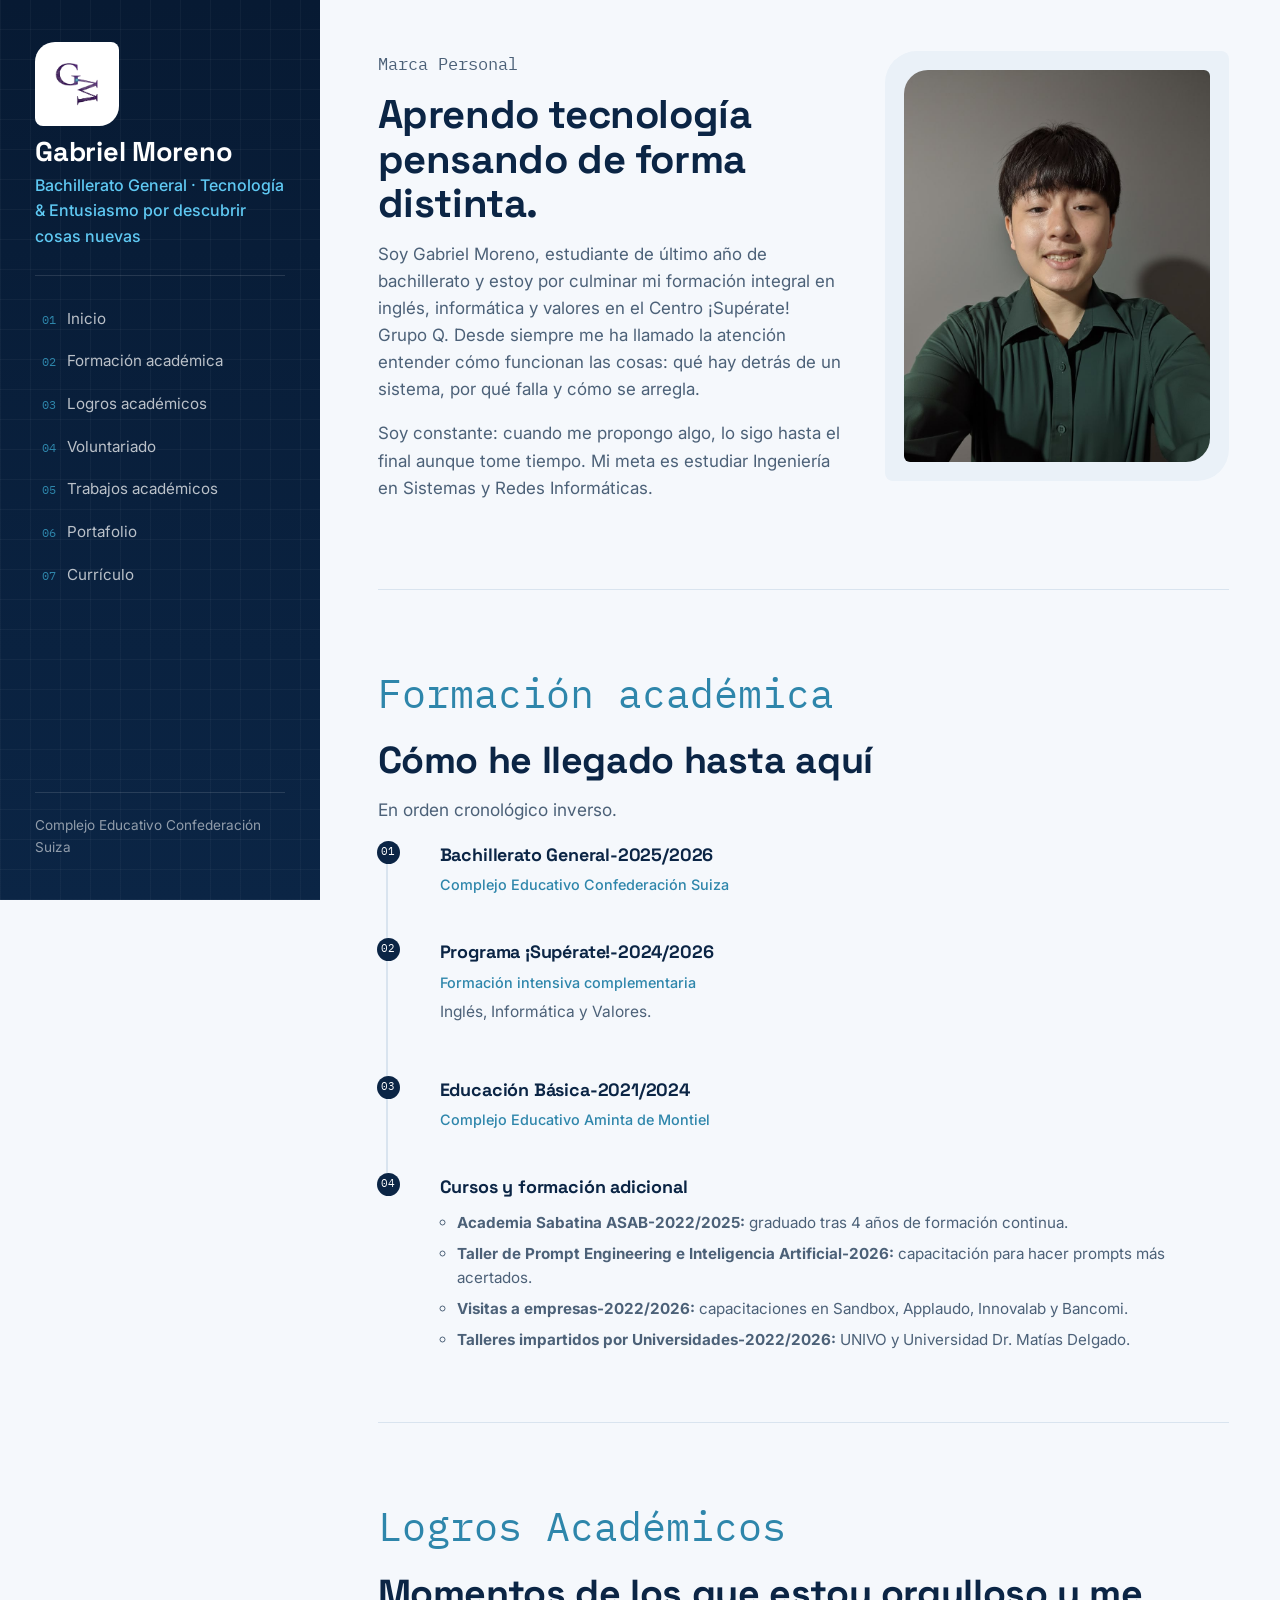
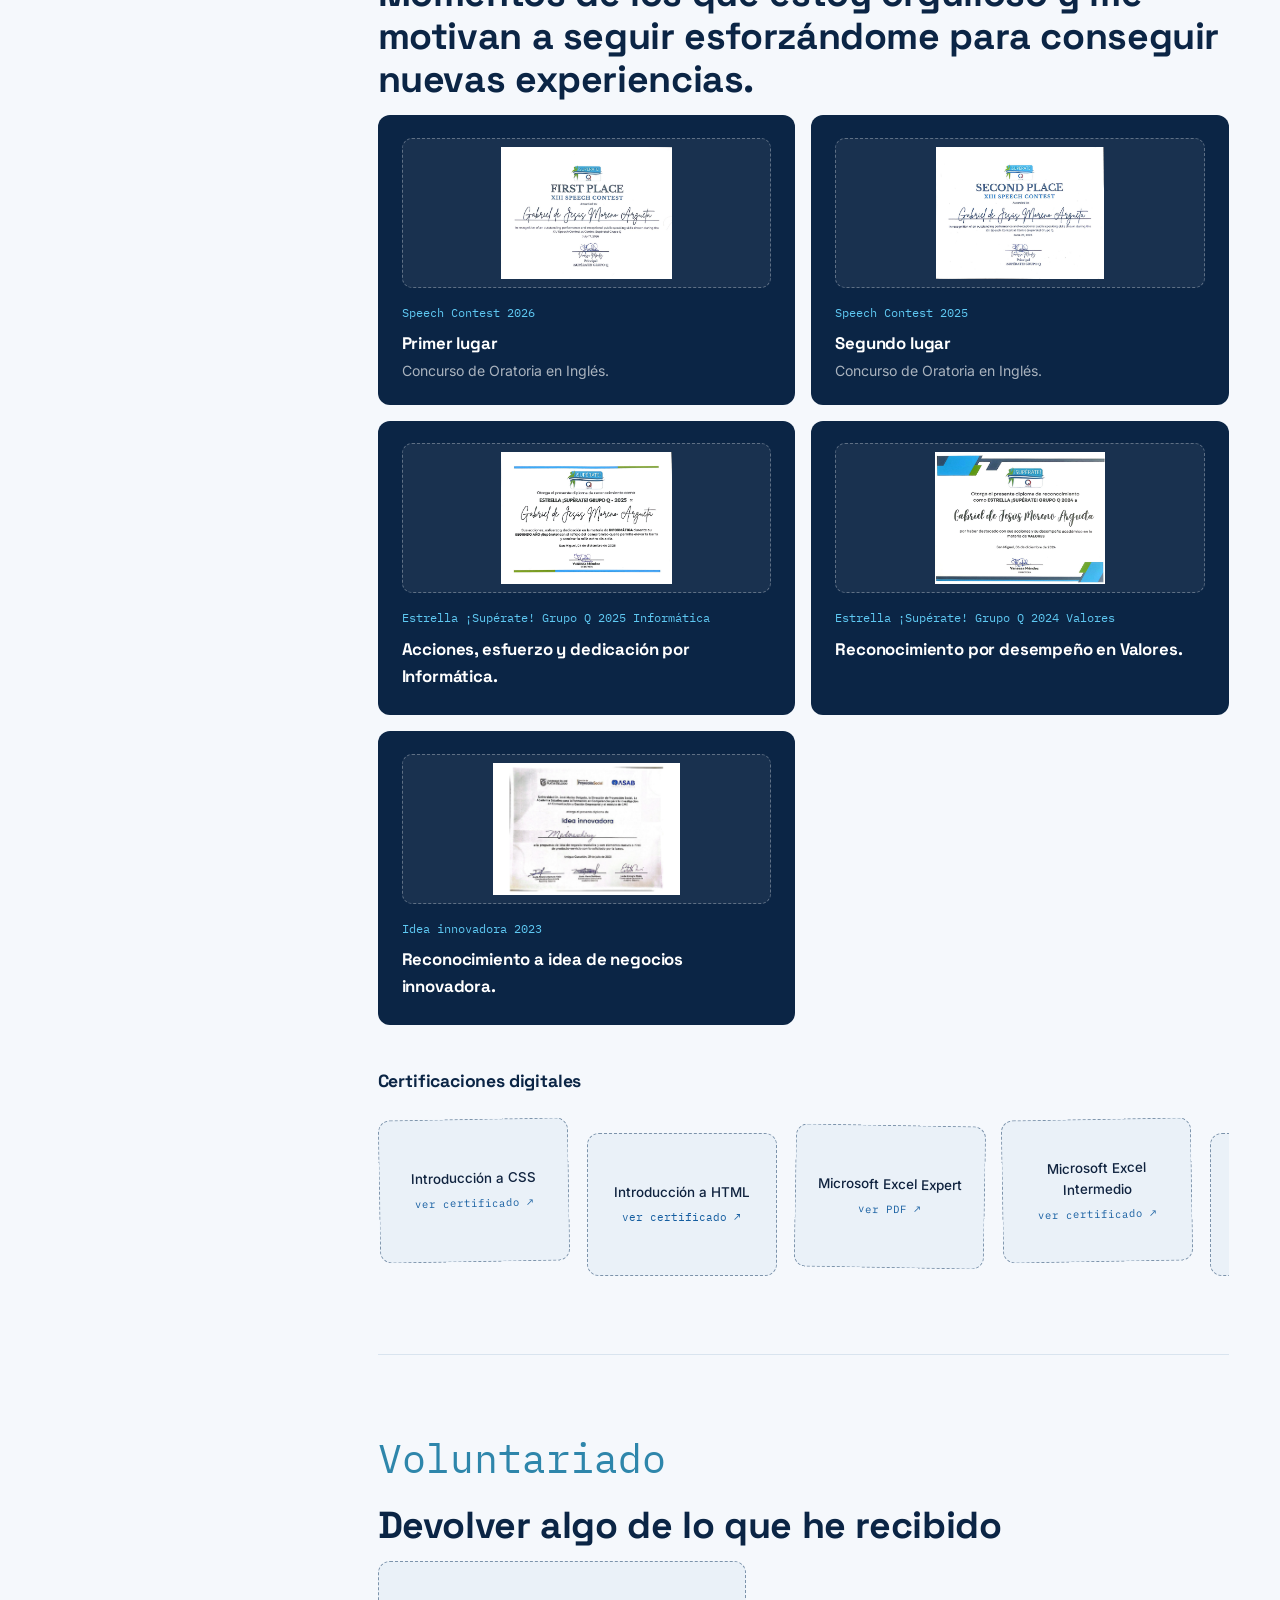
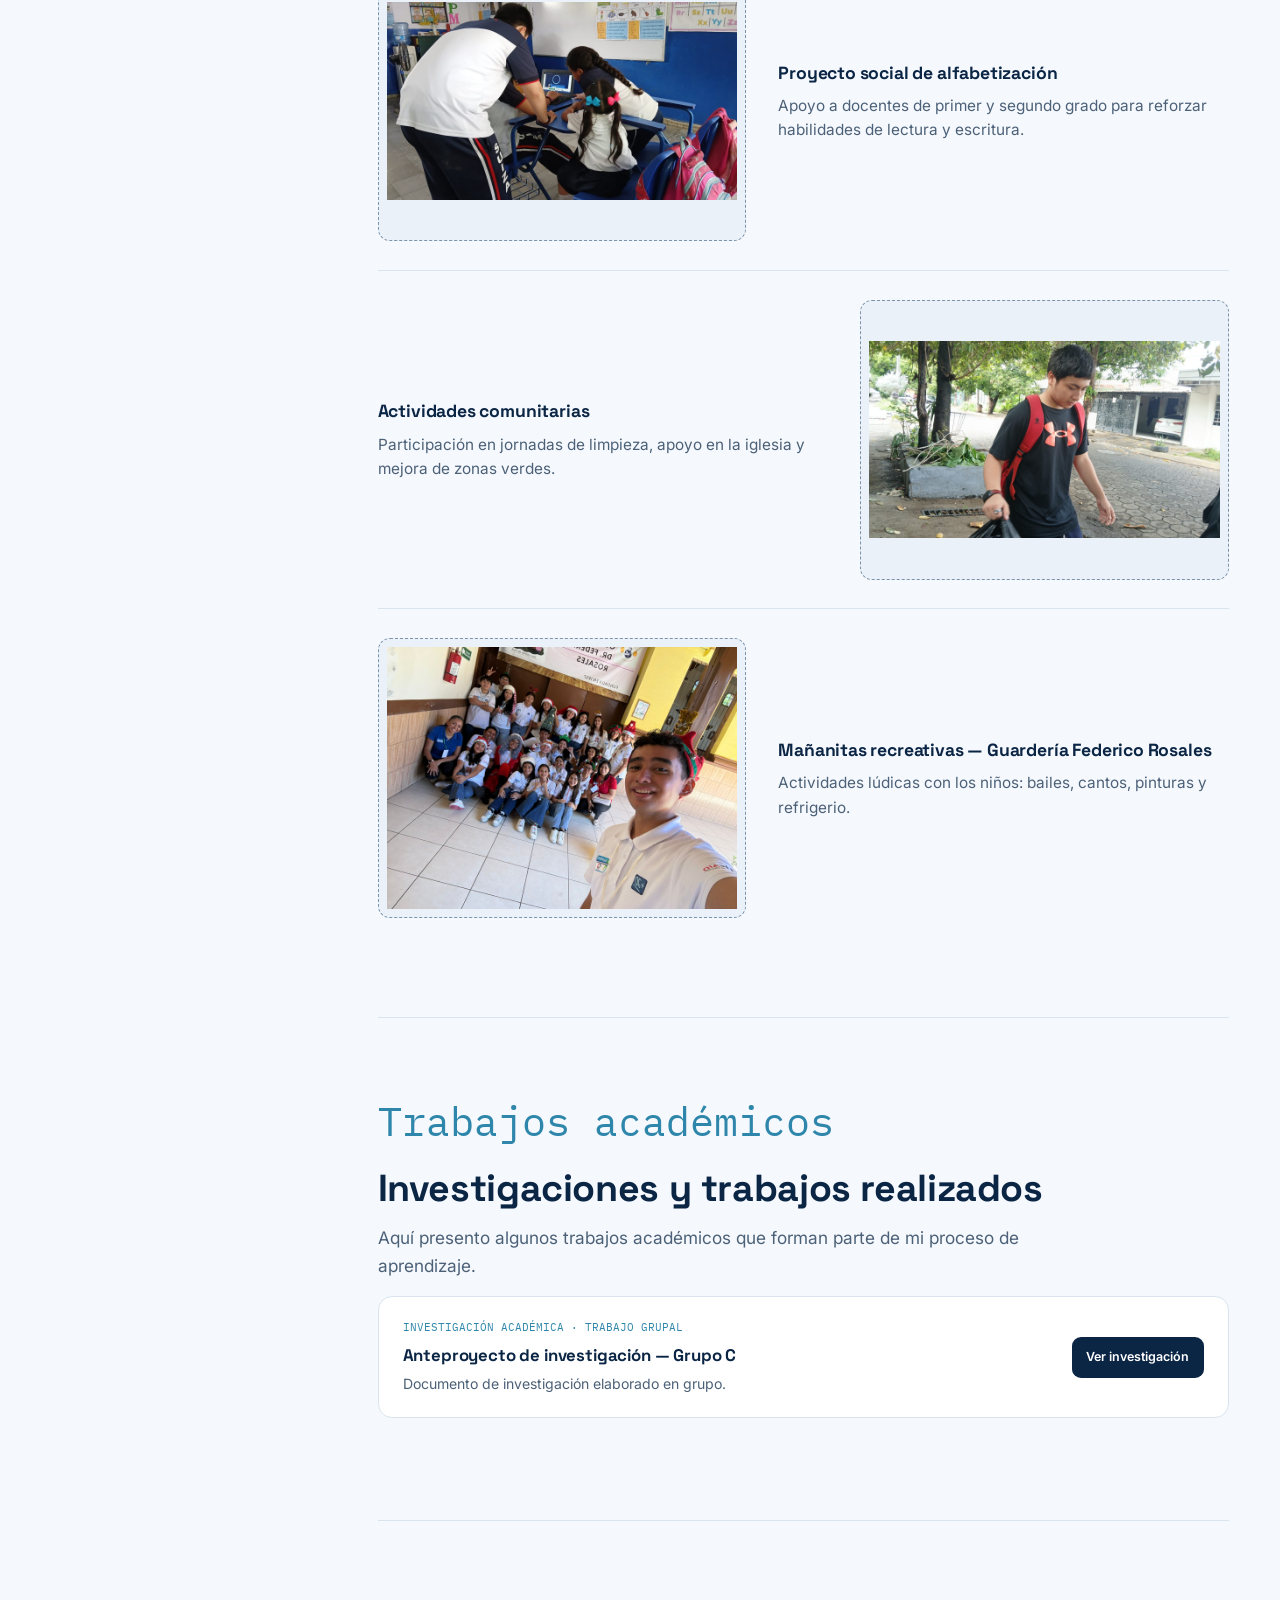
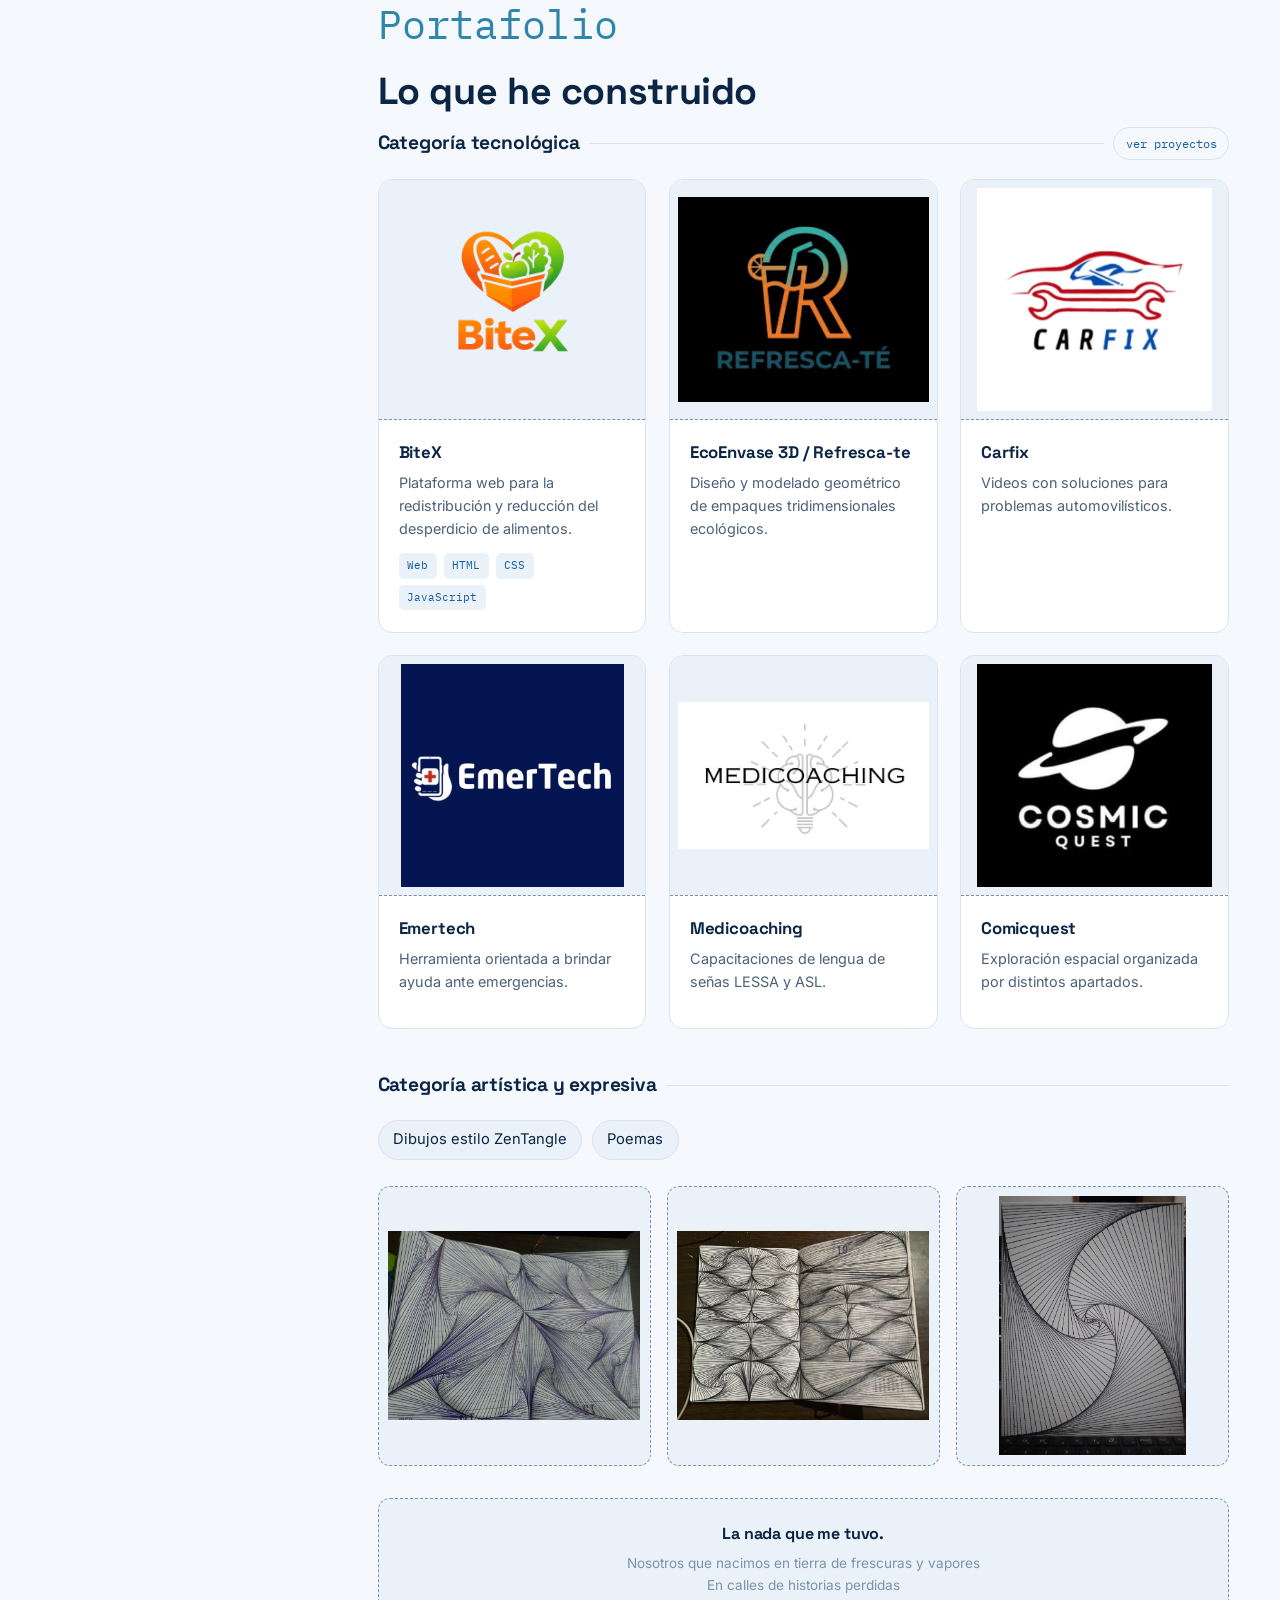
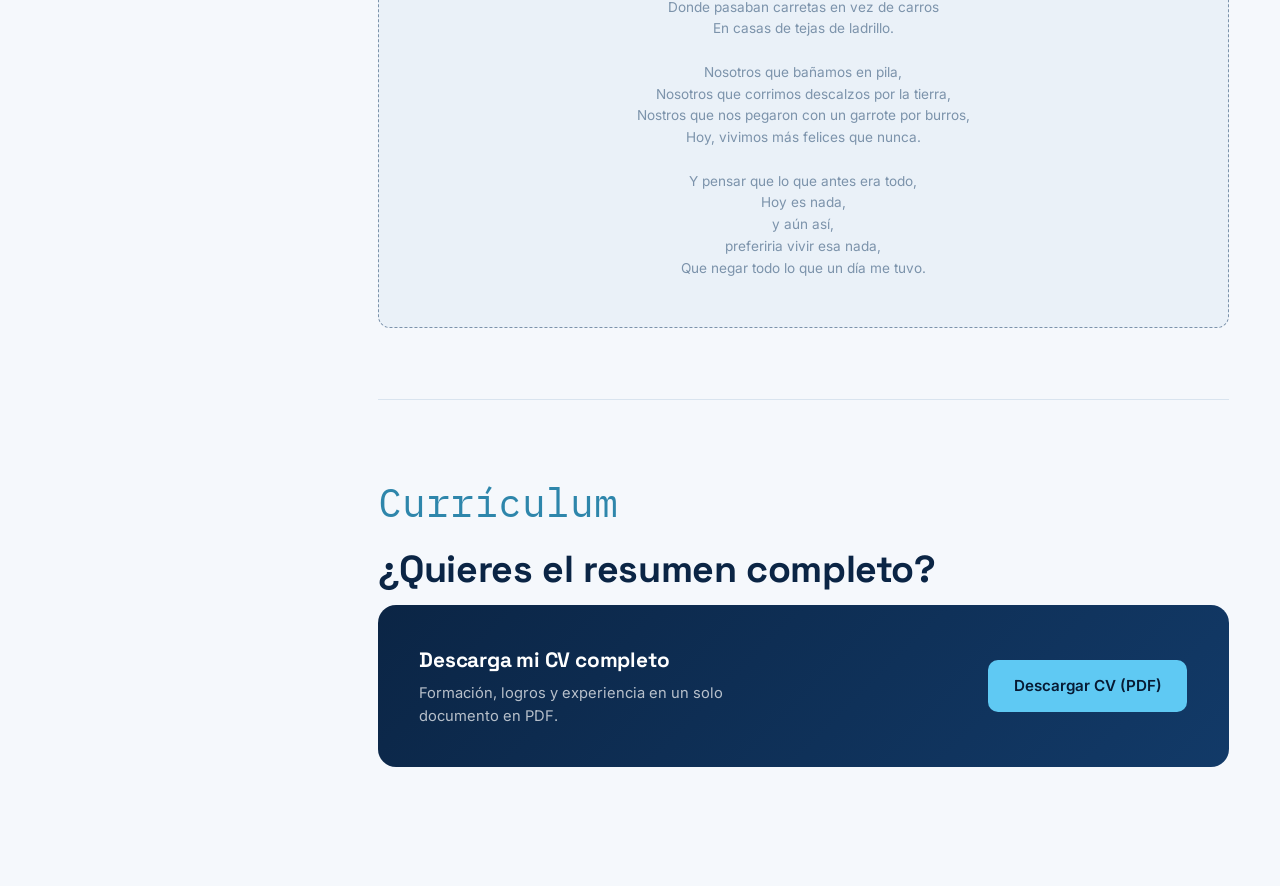
<file: index.html>
<!DOCTYPE html>
<html lang="es">
<head>
  <meta charset="UTF-8">
  <meta name="viewport" content="width=device-width, initial-scale=1.0">
  <title>Gabriel Moreno — Marca Personal</title>
  <link rel="preconnect" href="https://fonts.googleapis.com">
  <link rel="preconnect" href="https://fonts.gstatic.com" crossorigin>
  <link href="https://fonts.googleapis.com/css2?family=Space+Grotesk:wght@400;500;600;700&family=Inter:wght@400;500;600&family=IBM+Plex+Mono:wght@500&display=swap" rel="stylesheet">
  <link rel="stylesheet" href="style.css">
</head>
<body>
<nav class="sidebar" aria-label="Navegación principal">
  <div class="brand-mark"><img class="brand-logo" src="archivos/logo.png" alt="Logo de Gabriel Moreno"></div>
  <h1>Gabriel Moreno</h1>
  <p class="role">Bachillerato General · Tecnología &amp; Entusiasmo por descubrir cosas nuevas</p>
  <ul class="sidebar-nav">
    <li><a href="#inicio"><span class="idx">01</span> Inicio</a></li>
    <li><a href="#formacion"><span class="idx">02</span> Formación académica</a></li>
    <li><a href="#logros"><span class="idx">03</span> Logros académicos</a></li>
    <li><a href="#voluntariado"><span class="idx">04</span> Voluntariado</a></li>
    <li><a href="#trabajos-academicos"><span class="idx">05</span> Trabajos académicos</a></li>
    <li><a href="#portafolio"><span class="idx">06</span> Portafolio</a></li>
    <li><a href="#cv"><span class="idx">07</span> Currículo</a></li>
  </ul>
  <div class="sidebar-footer">Complejo Educativo Confederación Suiza</div>
</nav>
<main>
  <section id="inicio"><div class="hero-grid"><div class="hero-copy">
    <p class="kicker">Marca Personal</p><h2>Aprendo tecnología pensando de forma distinta.</h2>
    <p>Soy Gabriel Moreno, estudiante de último año de bachillerato y estoy por culminar mi formación integral en inglés, informática y valores en el Centro ¡Supérate! Grupo Q. Desde siempre me ha llamado la atención entender cómo funcionan las cosas: qué hay detrás de un sistema, por qué falla y cómo se arregla.</p>
    <p>Soy constante: cuando me propongo algo, lo sigo hasta el final aunque tome tiempo. Mi meta es estudiar Ingeniería en Sistemas y Redes Informáticas.</p>
  </div><div class="photo-frame"><div class="photo-slot"><img src="archivos/yo.jpeg" alt="Gabriel Moreno"></div></div></div></section>

  <section id="formacion"><p class="kicker">Formación académica</p><h2>Cómo he llegado hasta aquí</h2><p class="lede">En orden cronológico inverso.</p>
    <ul class="timeline">
      <li><h3>Bachillerato General-2025/2026</h3><p class="meta">Complejo Educativo Confederación Suiza</p></li>
      <li><h3>Programa ¡Supérate!-2024/2026</h3><p class="meta">Formación intensiva complementaria</p><p>Inglés, Informática y Valores.</p></li>
      <li><h3>Educación Básica-2021/2024</h3><p class="meta">Complejo Educativo Aminta de Montiel</p></li>
      <li><h3>Cursos y formación adicional</h3><ul class="sub-list"><li><strong>Academia Sabatina ASAB-2022/2025:</strong> graduado tras 4 años de formación continua.</li><li><strong>Taller de Prompt Engineering e Inteligencia Artificial-2026:</strong> capacitación para hacer prompts más acertados.</li><li><strong>Visitas a empresas-2022/2026:</strong> capacitaciones en Sandbox, Applaudo, Innovalab y Bancomi.</li><li><strong>Talleres impartidos por Universidades-2022/2026:</strong> UNIVO y Universidad Dr. Matías Delgado.</li></ul></li>
    </ul>
  </section>

  <section id="logros"><p class="kicker">Logros Académicos</p><h2>Momentos de los que estoy orgulloso y me motivan a seguir esforzándome para conseguir nuevas experiencias.</h2>
    <div class="achievement-highlights">
      <div class="card"><div class="img-slot"><label class="media-trigger" aria-label="Ampliar imagen" for="toggle-pdf-speech2026"><img src="archivos/Speechcontest2-preview.jpeg" alt="Vista previa - Speech Contest 2026"></label></div><span class="tag">Speech Contest 2026</span><h3>Primer lugar</h3><p>Concurso de Oratoria en Inglés.</p></div>
      <div class="card"><div class="img-slot"><label class="media-trigger" aria-label="Ampliar imagen" for="toggle-pdf-speech2025"><img src="archivos/Speechcontest1-preview.jpeg" alt="Vista previa - Speech Contest 2025"></label></div><span class="tag">Speech Contest 2025</span><h3>Segundo lugar</h3><p>Concurso de Oratoria en Inglés.</p></div>
      <div class="card"><div class="img-slot"><label class="media-trigger" aria-label="Ampliar imagen" for="toggle-pdf-estrellita-info"><img src="archivos/EstrellitaInfo-preview.jpeg" alt="Vista previa - Estrella Supérate Informática"></label></div><span class="tag">Estrella ¡Supérate! Grupo Q 2025 Informática</span><h3>Acciones, esfuerzo y dedicación por Informática.</h3></div>
      <div class="card"><div class="img-slot"><label class="media-trigger" aria-label="Ampliar imagen" for="toggle-pdf-estrella-valores"><img src="archivos/EstrellitaValores-preview.jpeg" alt="Vista previa - Estrella Supérate Valores"></label></div><span class="tag">Estrella ¡Supérate! Grupo Q 2024 Valores</span><h3>Reconocimiento por desempeño en Valores.</h3></div>
      <div class="card"><div class="img-slot"><label class="media-trigger" aria-label="Ampliar imagen" for="toggle-pdf-idea-innovadora"><img src="archivos/IdeaInnovadora-preview.jpeg" alt="Vista previa - Idea innovadora"></label></div><span class="tag">Idea innovadora 2023</span><h3>Reconocimiento a idea de negocios innovadora.</h3></div>
    </div>
    <h3 class="section-sub">Certificaciones digitales</h3>
    <div class="cert-grid">
      <label class="cert-slot" for="toggle-media-css"><span class="cert-name">Introducción a CSS</span><span class="cert-hint">ver certificado ↗</span></label>
      <label class="cert-slot" for="toggle-media-html"><span class="cert-name">Introducción a HTML</span><span class="cert-hint">ver certificado ↗</span></label>
      <label class="cert-slot" for="toggle-pdf-excel-expert"><span class="cert-name">Microsoft Excel Expert</span><span class="cert-hint">ver PDF ↗</span></label>
      <label class="cert-slot" for="toggle-pdf-excel-intermedio"><span class="cert-name">Microsoft Excel Intermedio</span><span class="cert-hint">ver certificado ↗</span></label>
      <label class="cert-slot" for="toggle-pdf-telus"><span class="cert-name">Grupo de Inglés — TELUS</span><span class="cert-hint">ver certificado ↗</span></label>
      <label class="cert-slot" for="toggle-pdf-netacad"><span class="cert-name">NetAcad</span><span class="cert-hint">ver PDF ↗</span></label>
      <label class="cert-slot" for="toggle-pdf-devweek"><span class="cert-name">DevWeek — Elaniin</span><span class="cert-hint">ver certificado ↗</span></label>
      <label class="cert-slot" for="toggle-media-js"><span class="cert-name">Introducción a JavaScript</span><span class="cert-hint">ver certificado ↗</span></label>
    </div>
  </section>

  <section id="voluntariado"><p class="kicker">Voluntariado</p><h2>Devolver algo de lo que he recibido</h2>
    <div class="volunteer-row"><div class="img-slot"><label class="media-trigger" aria-label="Ampliar imagen" for="toggle-img-vol1"><img src="archivos/voluntariado1.jpeg" alt="Clases con los niños"></label></div><div><h3>Proyecto social de alfabetización</h3><p>Apoyo a docentes de primer y segundo grado para reforzar habilidades de lectura y escritura.</p></div></div>
    <div class="volunteer-row"><div class="img-slot"><label class="media-trigger" aria-label="Ampliar imagen" for="toggle-img-vol2"><img src="archivos/voluntariado2.jpeg" alt="Ayuda comunitaria"></label></div><div><h3>Actividades comunitarias</h3><p>Participación en jornadas de limpieza, apoyo en la iglesia y mejora de zonas verdes.</p></div></div>
    <div class="volunteer-row"><div class="img-slot"><label class="media-trigger" aria-label="Ampliar imagen" for="toggle-img-vol3"><img src="archivos/voluntariado3.jpeg" alt="Mañanitas recreativas"></label></div><div><h3>Mañanitas recreativas — Guardería Federico Rosales</h3><p>Actividades lúdicas con los niños: bailes, cantos, pinturas y refrigerio.</p></div></div>
  </section>

  <section id="trabajos-academicos"><p class="kicker">Trabajos académicos</p><h2>Investigaciones y trabajos realizados</h2><p class="lede">Aquí presento algunos trabajos académicos que forman parte de mi proceso de aprendizaje.</p><div class="research-card"><div><span class="research-kind">Investigación académica · Trabajo grupal</span><h4>Anteproyecto de investigación — Grupo C</h4><p>Documento de investigación elaborado en grupo.</p></div><label class="research-button" for="toggle-pdf-research">Ver investigación</label></div></section>

  <section id="portafolio"><p class="kicker">Portafolio</p><h2>Lo que he construido</h2><div class="portfolio-tabs-label"><h3>Categoría tecnológica</h3><div class="line"></div><a class="repo-link" href="proyectos/README.md">ver proyectos</a></div>
    <div class="project-grid">
      <div class="project-card"><div class="img-slot"><label class="media-trigger" aria-label="Ampliar imagen" for="toggle-img-bitex"><img src="archivos/bitex.png" alt="Proyecto BiteX"></label></div><div class="body"><h4>BiteX</h4><p>Plataforma web para la redistribución y reducción del desperdicio de alimentos.</p><ul class="stack"><li>Web</li><li>HTML</li><li>CSS</li><li>JavaScript</li></ul></div></div>
      <div class="project-card"><div class="img-slot"><label class="media-trigger" aria-label="Ampliar imagen" for="toggle-img-refrescate"><img src="archivos/refrescate.jpeg" alt="EcoEnvase 3D / Refresca-te"></label></div><div class="body"><h4>EcoEnvase 3D / Refresca-te</h4><p>Diseño y modelado geométrico de empaques tridimensionales ecológicos.</p></div></div>
      <div class="project-card"><div class="img-slot"><label class="media-trigger" aria-label="Ampliar imagen" for="toggle-img-carfix"><img src="archivos/carfix.jpeg" alt="Proyecto Carfix"></label></div><div class="body"><h4>Carfix</h4><p>Videos con soluciones para problemas automovilísticos.</p></div></div>
      <div class="project-card"><div class="img-slot"><label class="media-trigger" aria-label="Ampliar imagen" for="toggle-img-emertech"><img src="archivos/emertech.jpeg" alt="Proyecto Emertech"></label></div><div class="body"><h4>Emertech</h4><p>Herramienta orientada a brindar ayuda ante emergencias.</p></div></div>
      <div class="project-card"><div class="img-slot"><label class="media-trigger" aria-label="Ampliar imagen" for="toggle-img-medicoaching"><img src="archivos/medicoaching.jpeg" alt="Proyecto Medicoaching"></label></div><div class="body"><h4>Medicoaching</h4><p>Capacitaciones de lengua de señas LESSA y ASL.</p></div></div>
      <div class="project-card"><div class="img-slot"><label class="media-trigger" aria-label="Ampliar imagen" for="toggle-img-comicquest"><img src="archivos/comicquest.jpeg" alt="Proyecto Comicquest"></label></div><div class="body"><h4>Comicquest</h4><p>Exploración espacial organizada por distintos apartados.</p></div></div>
    </div>
    <div class="portfolio-tabs-label"><h3>Categoría artística y expresiva</h3><div class="line"></div></div><ul class="art-list"><li>Dibujos estilo ZenTangle</li><li>Poemas</li></ul><div class="art-gallery">
      <div class="art-slot"><label class="media-trigger" aria-label="Ampliar imagen" for="toggle-img-dibujo1"><img src="archivos/dibujo1.jpeg" alt="Dibujo estilo ZenTangle 1"></label></div><div class="art-slot"><label class="media-trigger" aria-label="Ampliar imagen" for="toggle-img-dibujo2"><img src="archivos/dibujo2.jpeg" alt="Dibujo estilo ZenTangle 2"></label></div><div class="art-slot"><label class="media-trigger" aria-label="Ampliar imagen" for="toggle-img-dibujo3"><img src="archivos/dibujo3.jpeg" alt="Dibujo estilo ZenTangle 3"></label></div>
      <div class="poem-slot">
        <h4>La nada que me tuvo.</h4>
        <p>Nosotros que nacimos en tierra de frescuras y vapores <br>
En calles de historias perdidas<br>
Donde pasaban carretas en vez de carros<br>
En casas de tejas de ladrillo.<br>
<br>
Nosotros que bañamos en pila,<br>
Nosotros que corrimos descalzos por la tierra,<br>
Nostros que nos pegaron con un garrote por burros, <br>
Hoy, vivimos más felices que nunca.<br>
<br>
Y pensar que lo que antes era todo,<br>
Hoy es nada,<br>
y aún así,<br>
preferiria vivir esa nada,<br>
Que negar todo lo que un día me tuvo.</p><br>
      </div>
  </section>

  <section id="cv"><p class="kicker">Currículum</p><h2>¿Quieres el resumen completo?</h2><div class="cv-box"><div><h3>Descarga mi CV completo</h3><p>Formación, logros y experiencia en un solo documento en PDF.</p></div><a class="cv-button" href="archivos/cv.pdf" download>Descargar CV (PDF)</a></div></section>
</main>

<!-- Los identificadores de los checkboxes coinciden exactamente con los labels. -->
<input id="toggle-media-css" class="media-toggle" type="checkbox"><div id="media-css" class="media-modal"><label class="modal-bg" for="toggle-media-css" aria-label="Cerrar"></label><label class="modal-close" for="toggle-media-css" aria-label="Cerrar">×</label><img class="modal-img" src="archivos/css.jpeg" alt="Certificado Introducción a CSS"></div>
<input id="toggle-media-html" class="media-toggle" type="checkbox"><div id="media-html" class="media-modal"><label class="modal-bg" for="toggle-media-html" aria-label="Cerrar"></label><label class="modal-close" for="toggle-media-html" aria-label="Cerrar">×</label><img class="modal-img" src="archivos/html.jpeg" alt="Certificado Introducción a HTML"></div>
<input id="toggle-media-js" class="media-toggle" type="checkbox"><div id="media-js" class="media-modal"><label class="modal-bg" for="toggle-media-js" aria-label="Cerrar"></label><label class="modal-close" for="toggle-media-js" aria-label="Cerrar">×</label><img class="modal-img" src="archivos/js.jpg" alt="Certificado Introducción a JavaScript"></div>
<input id="toggle-pdf-excel-expert" class="media-toggle" type="checkbox"><div id="pdf-excel-expert" class="media-modal"><label class="modal-bg" for="toggle-pdf-excel-expert" aria-label="Cerrar"></label><label class="modal-close" for="toggle-pdf-excel-expert" aria-label="Cerrar">×</label><iframe src="archivos/Excel%20Expert.pdf" title="Microsoft Excel Expert" loading="lazy"></iframe></div>
<input id="toggle-pdf-excel-intermedio" class="media-toggle" type="checkbox"><div id="pdf-excel-intermedio" class="media-modal"><label class="modal-bg" for="toggle-pdf-excel-intermedio" aria-label="Cerrar"></label><label class="modal-close" for="toggle-pdf-excel-intermedio" aria-label="Cerrar">×</label><iframe src="archivos/Cert62413161172.pdf" title="Microsoft Excel Intermedio" loading="lazy"></iframe></div>
<input id="toggle-pdf-telus" class="media-toggle" type="checkbox"><div id="pdf-telus" class="media-modal"><label class="modal-bg" for="toggle-pdf-telus" aria-label="Cerrar"></label><label class="modal-close" for="toggle-pdf-telus" aria-label="Cerrar">×</label><iframe src="archivos/Diploma%20-%20Gabriel%20De%20Jesu%CC%81s%20Moreno.pdf" title="Grupo de Inglés — TELUS" loading="lazy"></iframe></div>
<input id="toggle-pdf-netacad" class="media-toggle" type="checkbox"><div id="pdf-netacad" class="media-modal"><label class="modal-bg" for="toggle-pdf-netacad" aria-label="Cerrar"></label><label class="modal-close" for="toggle-pdf-netacad" aria-label="Cerrar">×</label><iframe src="archivos/NetworkingBasicsUpdate20260630-31-3f43p0%20%281%29.pdf" title="NetAcad" loading="lazy"></iframe></div>
<input id="toggle-pdf-devweek" class="media-toggle" type="checkbox"><div id="pdf-devweek" class="media-modal"><label class="modal-bg" for="toggle-pdf-devweek" aria-label="Cerrar"></label><label class="modal-close" for="toggle-pdf-devweek" aria-label="Cerrar">×</label><iframe src="archivos/15_Diploma.pdf" title="DevWeek — Elaniin" loading="lazy"></iframe></div>
<input id="toggle-pdf-research" class="media-toggle" type="checkbox"><div id="pdf-research" class="media-modal"><label class="modal-bg" for="toggle-pdf-research" aria-label="Cerrar"></label><label class="modal-close" for="toggle-pdf-research" aria-label="Cerrar">×</label><iframe src="archivos/Anteproyecto-Grupo%20C-Huizúcar-GE.pdf" title="Anteproyecto de investigación — Grupo C" loading="lazy"></iframe></div>

<input id="toggle-pdf-speech2026" class="media-toggle" type="checkbox"><div id="pdf-speech2026" class="media-modal"><label class="modal-bg" for="toggle-pdf-speech2026" aria-label="Cerrar"></label><label class="modal-close" for="toggle-pdf-speech2026" aria-label="Cerrar">×</label><img class="modal-img" src="archivos/Speechcontest2-preview.jpeg" alt="Certificado Speech Contest 2026"></div>
<input id="toggle-pdf-speech2025" class="media-toggle" type="checkbox"><div id="pdf-speech2025" class="media-modal"><label class="modal-bg" for="toggle-pdf-speech2025" aria-label="Cerrar"></label><label class="modal-close" for="toggle-pdf-speech2025" aria-label="Cerrar">×</label><img class="modal-img" src="archivos/Speechcontest1-preview.jpeg" alt="Certificado Speech Contest 2025"></div>
<input id="toggle-pdf-estrellita-info" class="media-toggle" type="checkbox"><div id="pdf-estrellita-info" class="media-modal"><label class="modal-bg" for="toggle-pdf-estrellita-info" aria-label="Cerrar"></label><label class="modal-close" for="toggle-pdf-estrellita-info" aria-label="Cerrar">×</label><img class="modal-img" src="archivos/EstrellitaInfo-preview.jpeg" alt="Certificado de Informática"></div>
<input id="toggle-pdf-estrella-valores" class="media-toggle" type="checkbox"><div id="pdf-estrella-valores" class="media-modal"><label class="modal-bg" for="toggle-pdf-estrella-valores" aria-label="Cerrar"></label><label class="modal-close" for="toggle-pdf-estrella-valores" aria-label="Cerrar">×</label><img class="modal-img" src="archivos/EstrellitaValores-preview.jpeg" alt="Certificado de Valores"></div>
<input id="toggle-pdf-idea-innovadora" class="media-toggle" type="checkbox"><div id="pdf-idea-innovadora" class="media-modal"><label class="modal-bg" for="toggle-pdf-idea-innovadora" aria-label="Cerrar"></label><label class="modal-close" for="toggle-pdf-idea-innovadora" aria-label="Cerrar">×</label><img class="modal-img" src="archivos/IdeaInnovadora-preview.jpeg" alt="Idea innovadora 2023"></div>

<input id="toggle-img-vol1" class="media-toggle" type="checkbox"><div id="img-vol1" class="media-modal"><label class="modal-bg" for="toggle-img-vol1" aria-label="Cerrar"></label><label class="modal-close" for="toggle-img-vol1" aria-label="Cerrar">×</label><img class="modal-img" src="archivos/voluntariado1.jpeg" alt="Proyecto social de alfabetización"></div>
<input id="toggle-img-vol2" class="media-toggle" type="checkbox"><div id="img-vol2" class="media-modal"><label class="modal-bg" for="toggle-img-vol2" aria-label="Cerrar"></label><label class="modal-close" for="toggle-img-vol2" aria-label="Cerrar">×</label><img class="modal-img" src="archivos/voluntariado2.jpeg" alt="Actividades comunitarias"></div>
<input id="toggle-img-vol3" class="media-toggle" type="checkbox"><div id="img-vol3" class="media-modal"><label class="modal-bg" for="toggle-img-vol3" aria-label="Cerrar"></label><label class="modal-close" for="toggle-img-vol3" aria-label="Cerrar">×</label><img class="modal-img" src="archivos/voluntariado3.jpeg" alt="Mañanitas recreativas"></div>
<input id="toggle-img-bitex" class="media-toggle" type="checkbox"><div id="img-bitex" class="media-modal"><label class="modal-bg" for="toggle-img-bitex" aria-label="Cerrar"></label><label class="modal-close" for="toggle-img-bitex" aria-label="Cerrar">×</label><img class="modal-img" src="archivos/bitex.png" alt="Proyecto BiteX"></div>
<input id="toggle-img-refrescate" class="media-toggle" type="checkbox"><div id="img-refrescate" class="media-modal"><label class="modal-bg" for="toggle-img-refrescate" aria-label="Cerrar"></label><label class="modal-close" for="toggle-img-refrescate" aria-label="Cerrar">×</label><img class="modal-img" src="archivos/refrescate.jpeg" alt="EcoEnvase 3D / Refresca-te"></div>
<input id="toggle-img-carfix" class="media-toggle" type="checkbox"><div id="img-carfix" class="media-modal"><label class="modal-bg" for="toggle-img-carfix" aria-label="Cerrar"></label><label class="modal-close" for="toggle-img-carfix" aria-label="Cerrar">×</label><img class="modal-img" src="archivos/carfix.jpeg" alt="Proyecto Carfix"></div>
<input id="toggle-img-emertech" class="media-toggle" type="checkbox"><div id="img-emertech" class="media-modal"><label class="modal-bg" for="toggle-img-emertech" aria-label="Cerrar"></label><label class="modal-close" for="toggle-img-emertech" aria-label="Cerrar">×</label><img class="modal-img" src="archivos/emertech.jpeg" alt="Proyecto Emertech"></div>
<input id="toggle-img-medicoaching" class="media-toggle" type="checkbox"><div id="img-medicoaching" class="media-modal"><label class="modal-bg" for="toggle-img-medicoaching" aria-label="Cerrar"></label><label class="modal-close" for="toggle-img-medicoaching" aria-label="Cerrar">×</label><img class="modal-img" src="archivos/medicoaching.jpeg" alt="Proyecto Medicoaching"></div>
<input id="toggle-img-comicquest" class="media-toggle" type="checkbox"><div id="img-comicquest" class="media-modal"><label class="modal-bg" for="toggle-img-comicquest" aria-label="Cerrar"></label><label class="modal-close" for="toggle-img-comicquest" aria-label="Cerrar">×</label><img class="modal-img" src="archivos/comicquest.jpeg" alt="Proyecto Comicquest"></div>
<input id="toggle-img-dibujo1" class="media-toggle" type="checkbox"><div id="img-dibujo1" class="media-modal"><label class="modal-bg" for="toggle-img-dibujo1" aria-label="Cerrar"></label><label class="modal-close" for="toggle-img-dibujo1" aria-label="Cerrar">×</label><img class="modal-img" src="archivos/dibujo1.jpeg" alt="Dibujo ZenTangle 1"></div>
<input id="toggle-img-dibujo2" class="media-toggle" type="checkbox"><div id="img-dibujo2" class="media-modal"><label class="modal-bg" for="toggle-img-dibujo2" aria-label="Cerrar"></label><label class="modal-close" for="toggle-img-dibujo2" aria-label="Cerrar">×</label><img class="modal-img" src="archivos/dibujo2.jpeg" alt="Dibujo ZenTangle 2"></div>
<input id="toggle-img-dibujo3" class="media-toggle" type="checkbox"><div id="img-dibujo3" class="media-modal"><label class="modal-bg" for="toggle-img-dibujo3" aria-label="Cerrar"></label><label class="modal-close" for="toggle-img-dibujo3" aria-label="Cerrar">×</label><img class="modal-img" src="archivos/dibujo3.jpeg" alt="Dibujo ZenTangle 3"></div>
</body>
</html>
</file>
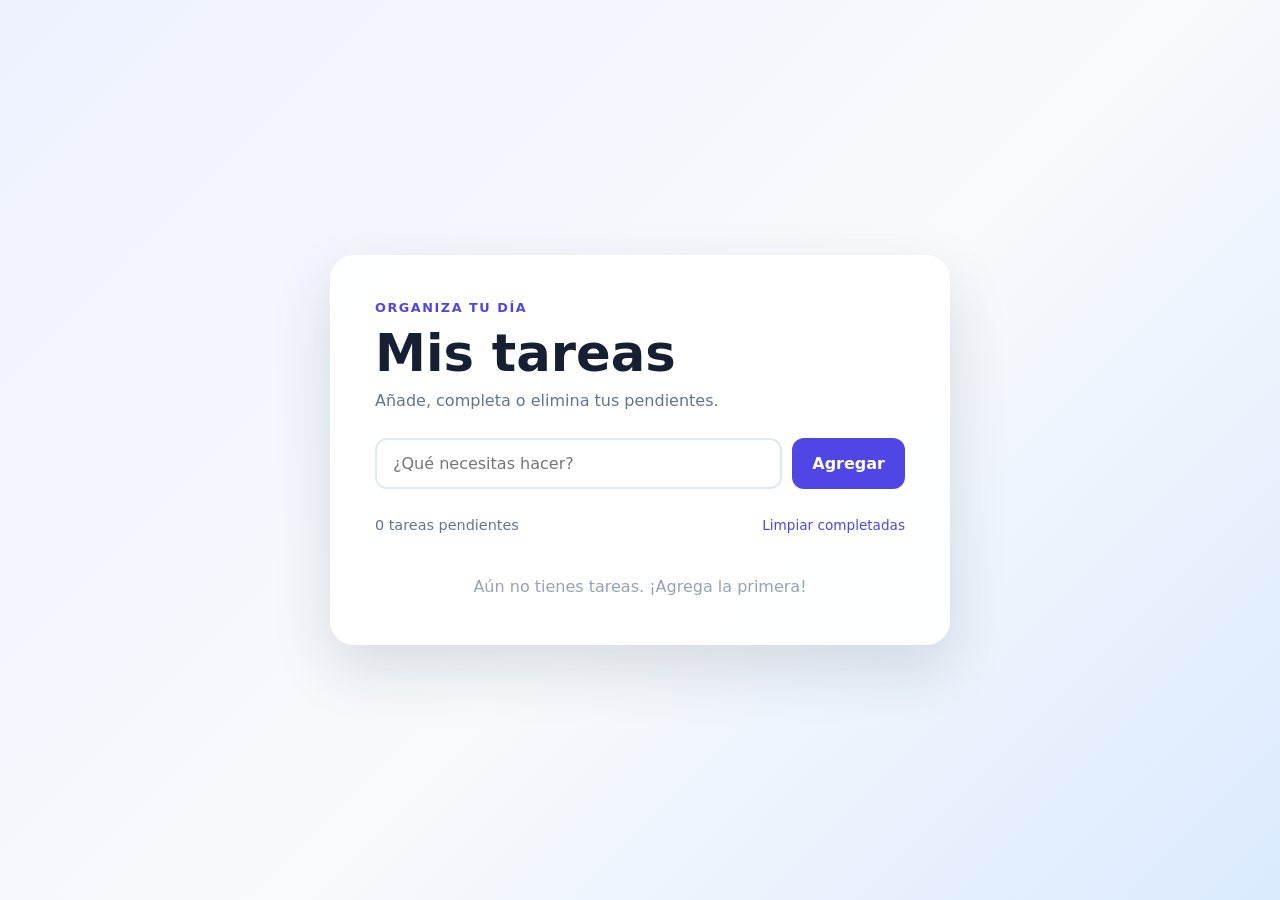
<file: organizador-tareas/index.html>
<!doctype html>
<html lang="es">
<head>
  <meta charset="UTF-8">
  <meta name="viewport" content="width=device-width, initial-scale=1.0">
  <title>Organizador de tareas</title>
  <link rel="stylesheet" href="styles.css">
</head>
<body>
  <main class="app" aria-labelledby="title">
    <section class="task-card">
      <p class="eyebrow">Organiza tu día</p>
      <h1 id="title">Mis tareas</h1>
      <p class="subtitle">Añade, completa o elimina tus pendientes.</p>

      <form id="task-form" class="task-form">
        <label class="sr-only" for="task-input">Nueva tarea</label>
        <input id="task-input" name="task" type="text" placeholder="¿Qué necesitas hacer?" autocomplete="off" maxlength="100" required>
        <button type="submit">Agregar</button>
      </form>

      <div class="task-summary" aria-live="polite">
        <span id="task-count">0 tareas pendientes</span>
        <button id="clear-completed" class="text-button" type="button">Limpiar completadas</button>
      </div>

      <ul id="task-list" class="task-list" aria-live="polite" aria-label="Lista de tareas"></ul>
      <p id="empty-message" class="empty-message">Aún no tienes tareas. ¡Agrega la primera!</p>
    </section>
  </main>
  <script src="script.js"></script>
</body>
</html>
</file>
<file: style.css>
/* Este bloque define la identidad visual general del sitio: colores, fuentes y medidas reutilizables. */
/* =========================================================
   ESTILOS PRINCIPALES DEL PORTAFOLIO
   Este archivo contiene únicamente el diseño visual de la página.
   Las variables y reglas están agrupadas por sección para facilitar
   su lectura y modificación.
   ========================================================= */

/* ===== 1. COLORES, FUENTES Y MEDIDAS GENERALES ===== */
/* Variables principales del sitio */
/* Variables CSS: permiten cambiar colores, tipografías y el ancho del menú desde un solo lugar. */
  :root{
    --azul-oscuro:#071a33;
    --azul-principal:#0b2545;
    --azul-secundario:#123a68;
    --azul-medio:#145da0;
    --azul-claro:#2e86ab;
    --azul-celeste:#5fc9f3;
    --fondo:#f5f8fc;
    --fondo-secundario:#eaf1f8;
    --texto-principal:#10233f;
    --texto-secundario:#4c6178;
    --texto-suave:#7c93ab;
    --borde:#d9e4ef;
    --blanco:#ffffff;

    --color-web:var(--azul-principal);
    --color-sin-codigo:var(--azul-medio);
    --color-diseno:var(--azul-celeste);

    --fuente-titulos:'Space Grotesk', sans-serif;
    --fuente-cuerpo:'Inter', sans-serif;
    --fuente-mono:'IBM Plex Mono', monospace;

    --ancho-menu:320px;
  }

/* Hace que el ancho y alto de los elementos incluyan también su padding y borde. */
  *{box-sizing:border-box;}
/* Hace suave el desplazamiento cuando se pulsa un enlace interno del menú. */
  html{scroll-behavior:smooth;}
/* Estilos generales del documento completo. */
  body{
    margin:0;
    font-family:var(--fuente-cuerpo);
    color:var(--texto-principal);
    background:var(--fondo);
    line-height:1.6;
  }
/* Evita que las imágenes desborden su contenedor y elimina el espacio inferior típico de imágenes inline. */
  img{max-width:100%;display:block;}
/* Los enlaces heredan el color del elemento donde están colocados. */
  a{color:inherit;}

/* Estilos comunes para todos los títulos del portafolio. */
  h1,h2,h3,h4{
    font-family:var(--fuente-titulos);
    margin:0 0 0.4em 0;
    color:var(--azul-principal);
    letter-spacing:-0.01em;
    font-size: 2rem;
  }

/* Da a los párrafos un margen inferior uniforme. */
  p{margin:0 0 1em 0;
   font-size: 2rem;
  }

/* Contenedor general reutilizable para limitar el ancho de contenido. */
  .container{
    max-width:760px;
  }

  /* ===== 2. MENÚ LATERAL ===== */
/* Menú lateral fijo utilizado en pantallas grandes. */
  .sidebar{
    position:fixed;
    top:0; left:0; bottom:0;
    width:var(--ancho-menu);
    background:
      repeating-linear-gradient(0deg, rgba(255,255,255,0.035) 0 1px, transparent 1px 30px),
      repeating-linear-gradient(90deg, rgba(255,255,255,0.035) 0 1px, transparent 1px 30px),
      linear-gradient(180deg, var(--azul-oscuro) 0%, var(--azul-principal) 100%);
    color:#dce8f5;
    padding:2.6rem 2.2rem;
    display:flex;
    flex-direction:column;
    overflow-y:auto;
  }

/* Personaliza la barra de desplazamiento del menú lateral. */
  .sidebar::-webkit-scrollbar{width:6px;}
  .sidebar::-webkit-scrollbar-thumb{background:var(--azul-secundario); border-radius:4px;}

/* Caja blanca que contiene el logotipo personal. */
  .brand-mark{
    position:relative;
    width:84px;
    height:84px;
    border-radius:20px 8px 20px 8px;
    background:#ffffff;
    box-shadow:inset 0 0 0 1px rgba(255,255,255,0.09);
    display:flex;
    align-items:center;
    justify-content:center;
    margin-bottom:0.65rem;
    overflow:hidden;
  }
/* Estilo de un elemento decorativo antiguo; se conserva para no eliminar código existente. */
  .brand-mark-trace{
    position:absolute;
    inset:0;
    width:100%;
    height:100%;
    fill:none;
    stroke:var(--azul-claro);
    stroke-width:1.6;
    stroke-linecap:round;
    opacity:0.6;
  }
/* Estilo para las letras del logotipo antiguo; se conserva aunque actualmente no se usa en el HTML. */
  .brand-mark-letters{
    position:relative;
    z-index:1;
    font-family:var(--fuente-titulos);
    font-weight:600;
    font-size:1.55rem;
    color:#fff;
  }
/* Ajusta el tamaño y la forma de la imagen real del logotipo. */
  .brand-logo{
    position:relative;
    z-index:1;
    width:72%;
    height:72%;
    object-fit:contain;
    display:block;
    border-radius:10px;
  }
/* Estilo para un texto descriptivo del logotipo que ya no aparece en el HTML. */
  .brand-mark-caption{
    font-family:var(--fuente-mono);
    font-size:0.62rem;
    color:rgba(255,255,255,0.38);
    margin:0 0 1.7rem 0;
  }

/* Nombre de Gabriel dentro del menú lateral. */
  .sidebar h1{
    color:#fff;
    font-size:1.7rem;
    line-height:1.15;
    margin-bottom:0.35rem;
  }

/* Texto secundario que describe el perfil. */
  .sidebar .role{
    color:var(--azul-celeste);
    font-size: 1rem;
    font-weight:500;
    margin-bottom:1.6rem;
  }

/* Lista principal de navegación del portafolio. */
  .sidebar-nav{
    list-style:none;
    margin:0 0 auto 0;
    padding:0;
    border-top:1px solid rgba(255,255,255,0.12);
    padding-top:1.4rem;
  }
/* Separa ligeramente cada elemento de navegación del siguiente. */
  .sidebar-nav li + li{ margin-top:0.15rem; }
/* Apariencia de cada enlace del menú. */
  .sidebar-nav a{
    display:flex;
    align-items:baseline;
    gap:0.6rem;
    text-decoration:none;
    color:rgba(255,255,255,0.72);
    font-size:0.95rem;
    padding:0.5rem 0.4rem;
    border-radius:8px;
    transition:background 0.15s ease, color 0.15s ease;
  }
/* Estado visual cuando el cursor pasa sobre un enlace o recibe el foco del teclado. */
  .sidebar-nav a:hover,
  .sidebar-nav a:focus-visible{
    background:rgba(255,255,255,0.07);
    color:#fff;
    outline:none;
  }
/* Número pequeño que identifica cada opción del menú. */
  .sidebar-nav .idx{
    font-family:var(--fuente-mono);
    font-size:0.72rem;
    color:var(--azul-claro);
    min-width:1.4em;
  }

/* Pie del menú lateral. */
  .sidebar-footer{
    margin-top:2rem;
    padding-top:1.4rem;
    border-top:1px solid rgba(255,255,255,0.12);
    font-size:0.85rem;
    color:rgba(255,255,255,0.55);
  }
/* Estilo de enlaces que pudieran aparecer dentro del pie. */
  .sidebar-footer a{
    display:inline-block;
    margin-top:0.5rem;
    color:var(--azul-celeste);
    text-decoration:none;
    border-bottom:1px solid rgba(95,201,243,0.35);
  }
/* Cambio de color al pasar el cursor por un enlace del pie. */
  .sidebar-footer a:hover{ color:#fff; }

  /* ===== 3. CONTENIDO PRINCIPAL ===== */
/* Desplaza el contenido principal para dejar espacio al menú lateral. */
  main{
    margin-left:var(--ancho-menu);
    padding:0 3.2rem 3rem 3.6rem;
  }

/* Estilo común para todas las secciones principales. */
  section{
    padding:4.4rem 0;
    border-bottom:1px solid var(--borde);
    scroll-margin-top:2rem;
  }
/* La última sección no muestra una línea inferior. */
  section:last-of-type{ border-bottom:none; }

/* Etiqueta pequeña que identifica el tema de cada sección. */
  .kicker{
    font-family:var(--fuente-mono);
    font-size:2.5rem;
    color:var(--azul-claro);
    margin-bottom:0.9rem;
  }

/* Tamaño y separación de los títulos principales de sección. */
  section h2{
    font-size:2.35rem;
    line-height:1.15;
    margin-bottom:0.85rem;
  }

/* Texto introductorio de apoyo que aparece debajo de algunos títulos. */
  .lede{
    font-size:1.08rem;
    color:var(--texto-secundario);
    max-width:60ch;
  }

  /* ===== 4. SECCIÓN INICIO ===== */
/* Ajusta el espacio superior específico de la sección de inicio. */
  #inicio{
    padding-top:3.2rem;
  }
/* Distribuye la presentación y la fotografía en una cuadrícula. */
  .hero-grid{
    display:grid;
    grid-template-columns:1.15fr 0.85fr;
    gap:2.6rem;
    align-items:start;
  }
/* Hace más grande el título principal de la presentación. */
  .hero-copy h2{
    font-size:2.5rem;
    line-height:1.12;
  }
/* Define tamaño y color del texto descriptivo de la presentación. */
  .hero-copy p{
    font-size:1.06rem;
    color:var(--texto-secundario);
  }
/* Contenedor de referencia para la fotografía personal. */
  .photo-frame{
    position:relative;
  }
/* Fondo decorativo detrás de la fotografía; actualmente está desactivado. */
  .photo-backdrop{
    display:none;
  }
/* Marco visual que contiene la fotografía personal. */
  .photo-slot{
    position:relative;
    z-index:1;
    aspect-ratio:4/5;
    border:none;
    border-radius:32px 8px 32px 8px;
    background:var(--fondo-secundario);
    display:flex;
    flex-direction:column;
    align-items:center;
    justify-content:center;
    text-align:center;
    padding:1.2rem;
    color:var(--texto-secundario);
    font-size:0.86rem;
  }
/* Hace que la fotografía ocupe el marco manteniendo el recorte definido. */
  .photo-slot img{
    width:100%;
    height:100%;
    object-fit:cover;
    border-radius:24px 6px 24px 6px;
  }

  /* ===== 5. FORMACIÓN ACADÉMICA ===== */
/* Estructura de la línea de tiempo de formación académica. */
  .timeline{
    list-style:none;
    margin:0;
    padding:0;
    counter-reset:step;
  }
/* Cada etapa de la línea de tiempo y su línea vertical. */
  .timeline li{
    counter-increment:step;
    position:relative;
    padding:0 0 2.2rem 3.2rem;
    border-left:2px solid var(--borde);
    margin-left:0.55rem;
  }
/* Quita la línea vertical después del último elemento. */
  .timeline li:last-child{
    border-left-color:transparent;
    padding-bottom:0;
  }
/* Crea el círculo numerado de cada etapa usando un contador CSS. */
  .timeline li::before{
    content: counter(step, decimal-leading-zero);
    font-family:var(--fuente-mono);
    font-size:0.7rem;
    position:absolute;
    left:-0.72rem;
    top:0;
    width:1.44rem;
    height:1.44rem;
    background:var(--azul-principal);
    color:#fff;
    border-radius:50%;
    display:flex;
    align-items:center;
    justify-content:center;
  }
/* Título de cada etapa educativa. */
  .timeline h3{
    font-size:1.12rem;
    margin-bottom:0.25rem;
  }
/* Texto secundario con la institución o tipo de formación. */
  .timeline .meta{
    color:var(--azul-claro);
    font-size:0.9rem;
    font-weight:500;
    margin-bottom:0.4rem;
  }
/* Texto descriptivo de cada etapa. */
  .timeline p{
    color:var(--texto-secundario);
    font-size:0.97rem;
    max-width:56ch;
  }
/* Lista secundaria utilizada dentro de la formación adicional. */
  .sub-list{
    margin:0.6rem 0 0 0;
    padding-left:1.1rem;
    color:var(--texto-secundario);
    font-size:0.95rem;
  }
/* Restablece el formato de los elementos de la lista secundaria. */
  .sub-list li{
    border:none;
    padding:0 0 0.4rem 0;
    margin:0;
  }
/* Elimina el número decorativo de la línea de tiempo dentro de la sublista. */
  .sub-list li::before{ content:none; }

  /* ===== 6. LOGROS Y CERTIFICACIONES ===== */
/* Distribuye las tarjetas de logros en columnas. */
  .achievement-highlights{
    display:grid;
    grid-template-columns:repeat(2,1fr);
    gap:1rem;
    margin-bottom:2.2rem;
  }
/* Diseño de cada tarjeta destacada de logro. */
  .achievement-highlights .card{
    background:var(--azul-principal);
    color:#fff;
    border-radius:12px;
    padding:1.4rem 1.5rem;
  }

  /* Espacio para la imagen dentro de cada tarjeta de logro */
.achievement-highlights .card .img-slot{
  height:150px;
  border:1.5px dashed rgba(255,255,255,0.3);
  border-radius:10px;
  background:rgba(255,255,255,0.06);
  display:flex;
  align-items:center;
  justify-content:center;
  overflow:hidden;
  padding:0.5rem;
  margin-bottom:1rem;
}
.achievement-highlights .card .img-slot img{
  width:100%;
  height:100%;
  max-width:100%;
  max-height:100%;
  object-fit:contain;
  display:block;
}
/* Etiqueta pequeña que identifica el evento o concurso. */
  .achievement-highlights .card .tag{
    font-family:var(--fuente-mono);
    font-size:0.72rem;
    color:var(--azul-celeste);
    display:block;
    margin-bottom:0.5rem;
  }
/* Título del logro dentro de la tarjeta. */
  .achievement-highlights .card h3{
    color:#fff;
    font-size:1.05rem;
    margin-bottom:0.2rem;
  }
/* Descripción breve del logro. */
  .achievement-highlights .card p{
    color:rgba(255,255,255,0.65);
    font-size:0.88rem;
    margin:0;
  }

/* Subtítulo para separar la lista de logros de las certificaciones. */
  h3.section-sub{
    font-size:1.1rem;
    color:var(--azul-principal);
    margin:0 0 1rem 0;
    padding-top:0.4rem;
  }

/* Fila horizontal desplazable de certificaciones. */
  .cert-grid{
    display:flex;
    gap:1.1rem;
    overflow-x:auto;
    padding:0.5rem 0.3rem 1.4rem 0.3rem;
    scroll-snap-type:x proximity;
  }
/* Personaliza la barra de desplazamiento horizontal de las certificaciones. */
  .cert-grid::-webkit-scrollbar{ height:6px; }
  .cert-grid::-webkit-scrollbar-thumb{ background:var(--borde); border-radius:4px; }
/* Tarjeta individual de una certificación. */
  .cert-slot{
    flex:0 0 190px;
    border:1.5px dashed var(--texto-suave);
    border-radius:12px;
    background:var(--fondo-secundario);
    aspect-ratio:4/3;
    display:flex;
    flex-direction:column;
    align-items:center;
    justify-content:center;
    text-align:center;
    padding:0.9rem;
    scroll-snap-align:start;
    text-decoration:none;
    color:inherit;
    cursor:pointer;
    transition:border-color 0.15s ease, background 0.15s ease, transform 0.15s ease;
  }
/* Cambia el aspecto de una certificación cuando se señala o recibe foco. */
  .cert-slot:hover,
  .cert-slot:focus-visible{
    border-color:var(--azul-claro);
    border-style:solid;
    background:var(--blanco);
    outline:none;
  }
/* Tamaño y color del icono de documento. */
  .cert-icon{
    width:26px;
    height:26px;
    color:var(--azul-medio);
    margin-bottom:0.55rem;
  }
/* Desplaza ligeramente algunas tarjetas para crear una composición menos rígida. */
  .cert-slot:nth-child(3n+2){ transform:translateY(14px); }
/* Gira ligeramente cada tercera tarjeta empezando por la primera. */
  .cert-slot:nth-child(3n+1){ transform:rotate(-1deg); }
/* Gira y desplaza otra parte de las tarjetas para variar la posición. */
  .cert-slot:nth-child(3n){ transform:rotate(1deg) translateY(6px); }
/* Nombre de la certificación. */
  .cert-slot .cert-name{
    font-size:0.84rem;
    font-weight:500;
    color:var(--texto-principal);
  }
/* Texto que indica que la certificación puede visualizarse. */
  .cert-slot .cert-hint{
    font-family:var(--fuente-mono);
    font-size:0.66rem;
    color:var(--azul-medio);
    margin-top:0.35rem;
  }

  /* ===== 7. VOLUNTARIADO ===== */
/* Fila de una experiencia de voluntariado. */
  .volunteer-row{
    display:grid;
    grid-template-columns:0.9fr 1.1fr;
    gap:2rem;
    align-items:center;
    padding:1.8rem 0;
    border-top:1px solid var(--borde);
  }
/* La primera experiencia no necesita una línea superior. */
  .volunteer-row:first-of-type{ border-top:none; padding-top:0; }
/* Marco de las fotografías de voluntariado. */
  .volunteer-row .img-slot{
    height:280px;
    border:1.5px dashed var(--texto-suave);
    border-radius:12px;
    background:var(--fondo-secundario);
    display:flex;
    align-items:center;
    justify-content:center;
    overflow:hidden;
    padding:0.5rem;
    color:var(--texto-secundario);
    font-size:0.82rem;
  }

/* Ajusta las fotografías de voluntariado dentro de su marco sin deformarlas. */
  .volunteer-row .img-slot img{
    width:100%;
    height:100%;
    max-width:100%;
    max-height:100%;
    object-fit:contain;
    display:block;
  }
/* Texto auxiliar que podría aparecer dentro del espacio de imagen. */
  .volunteer-row .img-slot span{
    font-family:var(--fuente-mono);
    font-size:0.68rem;
    color:var(--texto-suave);
    display:block;
    margin-top:0.3rem;
  }
/* Título de cada actividad de voluntariado. */
  .volunteer-row h3{ font-size:1.1rem; }
/* Descripción de cada actividad de voluntariado. */
  .volunteer-row p{ color:var(--texto-secundario); font-size:0.96rem; margin:0; }
/* Invierte la posición de imagen y texto en filas alternas. */
  .volunteer-row:nth-of-type(even){
    direction:rtl;
  }
/* Devuelve la dirección normal al contenido interno después de invertir la fila. */
  .volunteer-row:nth-of-type(even) > *{
    direction:ltr;
  }

  /* ===== 8. PORTAFOLIO ===== */
/* Encabezado de cada categoría del portafolio con una línea divisoria. */
  .portfolio-tabs-label{
    display:flex;
    align-items:center;
    gap:0.6rem;
    margin:2.6rem 0 1.2rem 0;
  }
/* El primer encabezado de categoría no necesita margen superior adicional. */
  .portfolio-tabs-label:first-of-type{ margin-top:0; }
/* Título de la categoría del portafolio. */
  .portfolio-tabs-label h3{
    font-size:1.2rem;
    margin:0;
  }
/* Línea flexible que ocupa el espacio entre el título y el enlace. */
  .portfolio-tabs-label .line{
    flex:1;
    height:1px;
    background:var(--borde);
  }
/* Enlace hacia el archivo con los proyectos y sus direcciones. */
  .repo-link{
    font-family:var(--fuente-mono);
    font-size:0.78rem;
    color:var(--azul-medio);
    text-decoration:none;
    border:1px solid var(--borde);
    padding:0.35rem 0.7rem;
    border-radius:20px;
    white-space:nowrap;
  }
/* Fondo del enlace de proyectos al pasar el cursor. */
  .repo-link:hover{ background:var(--fondo-secundario); }

  /* Leyenda de categorías de proyectos */
/* Distribución de la leyenda de categorías tecnológicas. */
  .cat-legend{
    display:flex;
    flex-wrap:wrap;
    gap:1.3rem;
    margin-bottom:1.5rem;
  }
/* Alineación del texto y punto de cada categoría. */
  .cat-legend span{
    display:flex;
    align-items:center;
    gap:0.5rem;
    font-size:0.84rem;
    color:var(--texto-secundario);
  }
/* Punto circular que representa el color de una categoría. */
  .cat-legend i{
    width:9px;
    height:9px;
    border-radius:50%;
    display:inline-block;
  }

/* Tarjeta del documento académico. */
  .research-card{
    display:flex;
    align-items:center;
    justify-content:space-between;
    gap:1.5rem;
    padding:1.35rem 1.5rem;
    margin:0 0 2rem 0;
    border:1px solid var(--borde);
    border-radius:14px;
    background:var(--blanco);
  }
/* Etiqueta superior que indica el tipo de documento. */
  .research-card .research-kind{
    font-family:var(--fuente-mono);
    font-size:0.68rem;
    color:var(--azul-claro);
    text-transform:uppercase;
    display:block;
    margin-bottom:0.35rem;
  }
/* Título del documento académico. */
  .research-card h4{
    font-size:1.05rem;
    margin:0 0 0.25rem 0;
  }
/* Descripción breve del documento. */
  .research-card p{
    margin:0;
    color:var(--texto-secundario);
    font-size:0.88rem;
  }
/* Estilo para enlaces dentro de la tarjeta de investigación. */
  .research-card a{
    flex:0 0 auto;
    background:var(--azul-principal);
    color:#fff;
    text-decoration:none;
    padding:0.65rem 0.9rem;
    border-radius:9px;
    font-size:0.78rem;
    font-weight:600;
  }


  /* Tarjetas de proyectos */
/* Cuadrícula adaptable de proyectos tecnológicos. */
  .project-grid{
    display:grid;
    grid-template-columns:repeat(3, minmax(0, 1fr));
    gap:1.4rem;
    margin-bottom:1rem;
  }
/* Diseño base de cada tarjeta de proyecto. */
  .project-card{
    position:relative;
    border:1px solid var(--borde);
    border-radius:14px;
    overflow:hidden;
    background:#fff;
  }
/* La tarjeta ya no usa una barra de color para identificar categorías. */
  .project-card::before{
    content:none;
  }
/* Área reservada para la imagen de cada proyecto. */
  .project-card .img-slot{
    height:240px;
    background:var(--fondo-secundario);
    border-bottom:1px dashed var(--texto-suave);
    display:flex;
    align-items:center;
    justify-content:center;
    overflow:hidden;
    padding:0.5rem;
    color:var(--texto-secundario);
    font-size:0.8rem;
  }

/* Ajusta la imagen del proyecto dentro de su área sin deformarla. */
  .project-card .img-slot img{
    width:100%;
    height:100%;
    max-width:100%;
    max-height:100%;
    object-fit:contain;
    display:block;
  }
/* Texto auxiliar del espacio de imagen, conservado por compatibilidad. */
  .project-card .img-slot span{
    font-family:var(--fuente-mono);
    font-size:0.66rem;
    color:var(--texto-suave);
    display:block;
    margin-top:0.3rem;
  }
/* Espaciado interno de la parte textual de una tarjeta. */
  .project-card .body{
    padding:1.15rem 1.25rem 1.35rem 1.25rem;
  }
/* Nombre del proyecto. */
  .project-card h4{
    font-size:1.05rem;
    margin-bottom:0.35rem;
  }
/* Descripción del proyecto. */
  .project-card p{
    font-size:0.9rem;
    color:var(--texto-secundario);
    margin:0 0 0.8rem 0;
  }
/* Lista horizontal de tecnologías utilizadas. */
  .stack{
    list-style:none;
    display:flex;
    flex-wrap:wrap;
    gap:0.4rem;
    margin:0;
    padding:0;
  }
/* Apariencia de cada etiqueta tecnológica. */
  .stack li{
    font-family:var(--fuente-mono);
    font-size:0.68rem;
    color:var(--azul-medio);
    background:var(--fondo-secundario);
    padding:0.25rem 0.55rem;
    border-radius:5px;
  }

/* Lista de categorías o tipos de obras artísticas. */
  .art-list{
    list-style:none;
    margin:0 0 1.6rem 0;
    padding:0;
    display:flex;
    flex-wrap:wrap;
    gap:0.6rem;
  }
/* Apariencia de cada etiqueta artística. */
  .art-list li{
    font-size:0.92rem;
    color:var(--azul-principal);
    background:var(--fondo-secundario);
    border:1px solid var(--borde);
    padding:0.45rem 0.9rem;
    border-radius:20px;
  }
/* Cuadrícula principal de la galería artística. */
  .art-gallery{
    display:grid;
    grid-template-columns:repeat(3,1fr);
    gap:1rem;
    align-items:stretch;
  }
/* Marco individual para cada dibujo. */
  .art-slot{
    height:280px;
    min-height:220px;
    border:1.5px dashed var(--texto-suave);
    border-radius:12px;
    background:var(--fondo-secundario);
    display:flex;
    flex-direction:column;
    align-items:center;
    justify-content:center;
    text-align:center;
    padding:0.6rem;
    color:var(--texto-secundario);
    font-size:0.8rem;
    overflow:hidden;
  }

/* Ajusta los dibujos para que quepan completos en sus marcos. */
  .art-slot img{
    width:100%;
    height:100%;
    max-width:100%;
    max-height:100%;
    object-fit:contain;
    display:block;
  }

/* Marco que contiene el poema dentro de la galería. */
  .poem-slot{
    grid-column:1 / -1;
    min-height:170px;
    margin-top:1rem;
    border:1.5px dashed var(--texto-suave);
    border-radius:12px;
    background:var(--fondo-secundario);
    display:flex;
    flex-direction:column;
    align-items:center;
    justify-content:center;
    text-align:center;
    padding:1.4rem;
    color:var(--texto-secundario);
  }
/* Título del poema. */
  .poem-slot h4{
    margin:0 0 0.4rem 0;
    font-size:1rem;
    color:var(--azul-principal);
  }
/* Texto del poema. */
  .poem-slot p{
    margin:0;
    font-size:0.85rem;
    color:var(--texto-suave);
  }
/* Texto auxiliar de los espacios artísticos. */
  .art-slot span{
    font-family:var(--fuente-mono);
    font-size:0.65rem;
    color:var(--texto-suave);
    display:block;
    margin-top:0.3rem;
  }


/* Ventana modal para mostrar imágenes o documentos PDF sobre la página. */
.media-modal{
  position:fixed;
  inset:0;
  z-index:9999;
  display:none;
  align-items:center;
  justify-content:center;
  padding:3rem 0.75rem 1rem;
  background:rgba(3,13,28,0.88);
}

.media-toggle:checked + .media-modal{
  display:flex;
}

.media-toggle{
  display:none;
}

.media-modal .modal-bg{
  position:absolute;
  inset:0;
  cursor:pointer;
}

.media-modal .modal-close{
  position:absolute;
  top:0.7rem;
  right:0.8rem;
  z-index:2;
  width:2.4rem;
  height:2.4rem;
  border-radius:50%;
  display:flex;
  align-items:center;
  justify-content:center;
  background:rgba(255,255,255,0.15);
  color:#fff;
  text-decoration:none;
  font-size:1.5rem;
  cursor:pointer;
}

.media-modal .modal-img{
  position:relative;
  z-index:1;
  max-width:94vw;
  max-height:84vh;
  width:auto;
  height:auto;
  object-fit:contain;
  border-radius:10px;
  box-shadow:0 20px 70px rgba(0,0,0,0.45);
}

.media-modal iframe{
  position:relative;
  z-index:1;
  width:96vw;
  max-width:1200px;
  height:88vh;
  border:0;
  border-radius:10px;
  background:#fff;
  box-shadow:0 20px 70px rgba(0,0,0,0.45);
}

.media-trigger{
  display:flex;
  width:100%;
  height:100%;
  align-items:center;
  justify-content:center;
  cursor:zoom-in;
  text-decoration:none;
}

@media (max-width:980px){
  .media-modal{
    padding:0.5rem;
  }

  .media-modal iframe{
    width:92vw;
    height:78svh;
  }

  .media-modal .modal-img{
    max-width:96vw;
    max-height:82svh;
  }
}

/* El botón de investigación utiliza un label asociado al checkbox para abrir el PDF sin JavaScript. */
/* Botón para abrir el documento académico */
/* Apariencia del botón que abre el anteproyecto académico. */
.research-button{
  flex:0 0 auto;
  background:var(--azul-principal);
  color:#fff;
  padding:0.65rem 0.9rem;
  border-radius:9px;
  font-size:0.78rem;
  font-weight:600;
  cursor:pointer;
}

/* ===== 9. CURRÍCULO ===== */
/* Tarjeta destacada que presenta y contiene el enlace de descarga del CV. */
  .cv-box{
    background:linear-gradient(135deg, var(--azul-principal), var(--azul-secundario));
    border-radius:18px;
    padding:2.4rem 2.6rem;
    color:#fff;
    display:flex;
    align-items:center;
    justify-content:space-between;
    gap:2rem;
    flex-wrap:wrap;
  }
/* Título dentro de la tarjeta del currículo. */
  .cv-box h3{
    color:#fff;
    font-size:1.3rem;
    margin-bottom:0.3rem;
  }
/* Descripción del archivo de currículo. */
  .cv-box p{
    color:rgba(255,255,255,0.7);
    margin:0;
    font-size:0.92rem;
    max-width:38ch;
  }
/* Botón de descarga del CV. */
  .cv-button{
    background:var(--azul-celeste);
    color:var(--azul-oscuro);
    font-weight:600;
    text-decoration:none;
    padding:0.85rem 1.6rem;
    border-radius:10px;
    font-size:0.95rem;
    white-space:nowrap;
    transition:transform 0.15s ease, box-shadow 0.15s ease;
  }
/* Efecto visual del botón del CV al pasar el cursor. */
  .cv-button:hover{
    transform:translateY(-1px);
    box-shadow:0 8px 20px rgba(0,0,0,0.25);
  }

/* Esta regla permite que la tarjeta de investigación se acomode verticalmente en pantallas pequeñas. */
  /* En pantallas pequeñas, la tarjeta académica pasa a una columna. */
  @media (max-width:980px){
    /* La investigación también se acomoda verticalmente en móvil. */
    .research-card{
    .research-card{align-items:flex-start; flex-direction:column;}
  }

/* Las siguientes reglas sustituyen parte del diseño de escritorio cuando la pantalla mide 980px o menos. */
  /* ===== 10. ADAPTACIÓN PARA CELULAR Y TABLET ===== */
  @media (max-width: 980px){
    /* En móvil se elimina el espacio lateral reservado al menú fijo. */
    :root{ --ancho-menu:0px; }

    /* En celular el menú queda fijo arriba y no ocupa espacio lateral. */
    body{ padding-top:7.6rem; }

    /* En móvil el menú pasa de lateral a una barra fija en la parte superior. */
    .sidebar{
      position:fixed;
      top:0;
      left:0;
      right:0;
      bottom:auto;
      width:100%;
      height:auto;
      min-height:0;
      display:block;
      padding:0.7rem 1rem 0;
      z-index:1000;
      background:
        repeating-linear-gradient(0deg, rgba(255,255,255,0.035) 0 1px, transparent 1px 24px),
        linear-gradient(180deg, var(--azul-oscuro) 0%, var(--azul-principal) 100%);
      box-shadow:0 5px 18px rgba(3,13,28,0.28);
      overflow:hidden;
    }

    /* Primera fila: logo y nombre. */
    /* Reduce el logotipo para la barra superior móvil. */
    .brand-mark{
      display:inline-flex;
      vertical-align:middle;
      width:40px;
      height:40px;
      margin:0 0.55rem 0 0;
      border-radius:12px 5px 12px 5px;
    }
    .brand-mark-letters{ font-size:0.85rem; }
    .brand-logo{ width:76%; height:76%; border-radius:8px; }
    .brand-mark-caption{ display:none; }

    /* Reduce el nombre para que quepa junto al logotipo. */
    .sidebar h1{
      display:inline-block;
      vertical-align:middle;
      color:#fff;
      font-size:1.08rem;
      line-height:40px;
      margin:0;
    }

    /* Oculta la descripción del perfil para ahorrar espacio vertical en móvil. */
    .sidebar .role{ display:none; }

    /* Segunda fila: navegación horizontal desplazable. */
    /* Convierte el menú móvil en una fila horizontal desplazable. */
    .sidebar-nav{
      list-style:none;
      border-top:1px solid rgba(255,255,255,0.12);
      padding:0.45rem 0 0.55rem;
      margin:0;
      display:flex;
      flex-wrap:nowrap;
      align-items:center;
      gap:0.35rem;
      width:100%;
      overflow-x:auto;
      overflow-y:hidden;
      white-space:nowrap;
      scrollbar-width:none;
    }
    /* Oculta la barra visual del desplazamiento horizontal en navegadores WebKit. */
    .sidebar-nav::-webkit-scrollbar{ display:none; }
    /* Evita que cada opción del menú móvil se encoja. */
    .sidebar-nav li{
      flex:0 0 auto;
      margin:0;
    }
    /* Forma de cada botón de navegación móvil. */
    .sidebar-nav a{
      display:block;
      padding:0.42rem 0.72rem;
      border:1px solid rgba(255,255,255,0.10);
      border-radius:999px;
      background:rgba(255,255,255,0.045);
      color:rgba(255,255,255,0.78);
      font-size:0.78rem;
      line-height:1;
    }
    /* Estado activo por cursor o teclado en móvil. */
    .sidebar-nav a:hover,
    .sidebar-nav a:focus-visible{
      background:rgba(255,255,255,0.11);
      color:#fff;
    }
    /* Oculta los números 01, 02, 03... para dar más espacio en móvil. */
    .sidebar-nav .idx{ display:none; }

    /* Oculta el pie del menú porque la barra móvil debe ser compacta. */
    .sidebar-footer{ display:none; }

    /* El contenido móvil ya no necesita margen lateral. */
    main{
      margin-left:0;
      padding:0 1.1rem 2.5rem 1.1rem;
    }

    /* En móvil texto y fotografía pasan a una sola columna. */
    .hero-grid{ grid-template-columns:1fr; }
    /* Coloca la fotografía antes del texto en pantallas pequeñas. */
    .photo-frame{ order:-1; }
    .photo-slot{ aspect-ratio:16/9; border-radius:20px 6px 20px 6px; }
    .photo-backdrop{
    display:none;
  }
    /* Los logros se muestran uno debajo de otro en móvil. */
    .achievement-highlights{ grid-template-columns:1fr; }
    /* Reduce el ancho de las tarjetas de certificación en pantallas pequeñas. */
    .cert-slot{ flex-basis:160px; }
    /* Cada experiencia de voluntariado pasa a una sola columna. */
    .volunteer-row,
    .volunteer-row:nth-of-type(even){
    .volunteer-row,
    .volunteer-row:nth-of-type(even){
      grid-template-columns:1fr;
      direction:ltr;
    }
    .research-card{
      align-items:flex-start;
      flex-direction:column;
    }
    /* El botón de investigación ocupa todo el ancho disponible. */
    .research-card a{
      width:100%;
      text-align:center;
    }
    /* Los proyectos se muestran en una sola columna en móvil. */
    .project-grid{
      grid-template-columns:1fr;
      gap:1.2rem;
    }
    .project-card{
      width:100%;
      border-radius:12px;
    }
    .project-card .img-slot{
      height:180px;
      padding:0.35rem;
    }
    .project-card .body{
      padding:1rem 1rem 1.1rem 1rem;
    }
    .project-card h4{
      font-size:1rem;
      margin-bottom:0.3rem;
    }
    .project-card p{
      font-size:0.86rem;
      line-height:1.5;
      margin-bottom:0.7rem;
    }
    .project-card .stack{
      gap:0.3rem;
    }
    .project-card .stack li{
      font-size:0.64rem;
      padding:0.22rem 0.48rem;
    }
    .volunteer-row .img-slot{ height:240px; }
    /* La galería artística pasa a dos columnas en móvil. */
    .art-gallery{ grid-template-columns:repeat(2,1fr); }
    .art-slot{ height:190px; min-height:190px; }
    .poem-slot{ min-height:160px; }
    /* La tarjeta del CV se acomoda verticalmente en pantallas pequeñas. */
    .cv-box{ flex-direction:column; align-items:flex-start; text-align:left; }
  }

  /* Respeta la preferencia del usuario de reducir animaciones y desplazamientos. */
  @media (prefers-reduced-motion: reduce){
    html{ scroll-behavior:auto; }
    .cv-button{ transition:none; }
  }

  /* Mantiene ocultos los checkbox que controlan los modales. */
  .media-toggle{display:none}
  .media-toggle:checked + .media-modal{display:flex}
  /* Indica visualmente que el fondo y el botón de cierre se pueden pulsar. */
  .media-modal .modal-bg,.media-modal .modal-close{
  .media-modal .modal-bg,.media-modal .modal-close{cursor:pointer}
</file>
<file: organizador-tareas/styles.css>
:root {
  font-family: Inter, ui-sans-serif, system-ui, -apple-system, BlinkMacSystemFont, "Segoe UI", sans-serif;
  color: #172033;
  background: #eef2ff;
}

* { box-sizing: border-box; }

body {
  min-width: 320px;
  min-height: 100vh;
  margin: 0;
  background: linear-gradient(135deg, #eef2ff 0%, #f8fafc 55%, #dbeafe 100%);
}

.app {
  display: grid;
  min-height: 100vh;
  place-items: center;
  padding: 24px;
}

.task-card {
  width: min(100%, 620px);
  padding: clamp(24px, 5vw, 44px);
  background: rgba(255, 255, 255, .92);
  border: 1px solid rgba(255, 255, 255, .8);
  border-radius: 24px;
  box-shadow: 0 24px 60px rgba(30, 41, 59, .14);
}

.eyebrow {
  margin: 0 0 8px;
  color: #4f46e5;
  font-size: .8rem;
  font-weight: 800;
  letter-spacing: .12em;
  text-transform: uppercase;
}

h1 { margin: 0; font-size: clamp(2rem, 6vw, 3.2rem); }
.subtitle { margin: 8px 0 28px; color: #64748b; }

.task-form { display: flex; gap: 10px; }
.task-form input {
  min-width: 0;
  flex: 1;
  padding: 14px 16px;
  color: inherit;
  font: inherit;
  border: 2px solid #e2e8f0;
  border-radius: 12px;
  outline: none;
  transition: border-color .2s, box-shadow .2s;
}
.task-form input:focus { border-color: #6366f1; box-shadow: 0 0 0 4px rgba(99, 102, 241, .14); }
button { font: inherit; cursor: pointer; }
.task-form button {
  padding: 0 20px;
  color: white;
  font-weight: 700;
  background: #4f46e5;
  border: 0;
  border-radius: 12px;
}
.task-form button:hover { background: #4338ca; }

.task-summary { display: flex; justify-content: space-between; align-items: center; gap: 12px; margin: 24px 0 12px; color: #64748b; font-size: .9rem; }
.text-button { padding: 4px 0; color: #4f46e5; background: transparent; border: 0; font-size: .85rem; }
.text-button:hover { text-decoration: underline; }
.task-list { display: grid; gap: 10px; margin: 0; padding: 0; list-style: none; }
.task-item { display: flex; align-items: center; gap: 12px; padding: 14px; background: #f8fafc; border: 1px solid #e2e8f0; border-radius: 12px; }
.task-item label { display: flex; align-items: center; flex: 1; gap: 12px; min-width: 0; }
.task-item input[type="checkbox"] { width: 18px; height: 18px; accent-color: #4f46e5; }
.task-text { overflow-wrap: anywhere; }
.task-item.completed .task-text { color: #94a3b8; text-decoration: line-through; }
.delete-button { padding: 6px 8px; color: #ef4444; background: transparent; border: 0; border-radius: 8px; }
.delete-button:hover { background: #fee2e2; }
.empty-message { margin: 28px 0 4px; color: #94a3b8; text-align: center; }
.sr-only { position: absolute; width: 1px; height: 1px; padding: 0; overflow: hidden; clip: rect(0, 0, 0, 0); white-space: nowrap; border: 0; }

@media (max-width: 480px) {
  .task-form { flex-direction: column; }
  .task-form button { min-height: 46px; }
  .task-summary { align-items: flex-start; flex-direction: column; }
}
</file>
